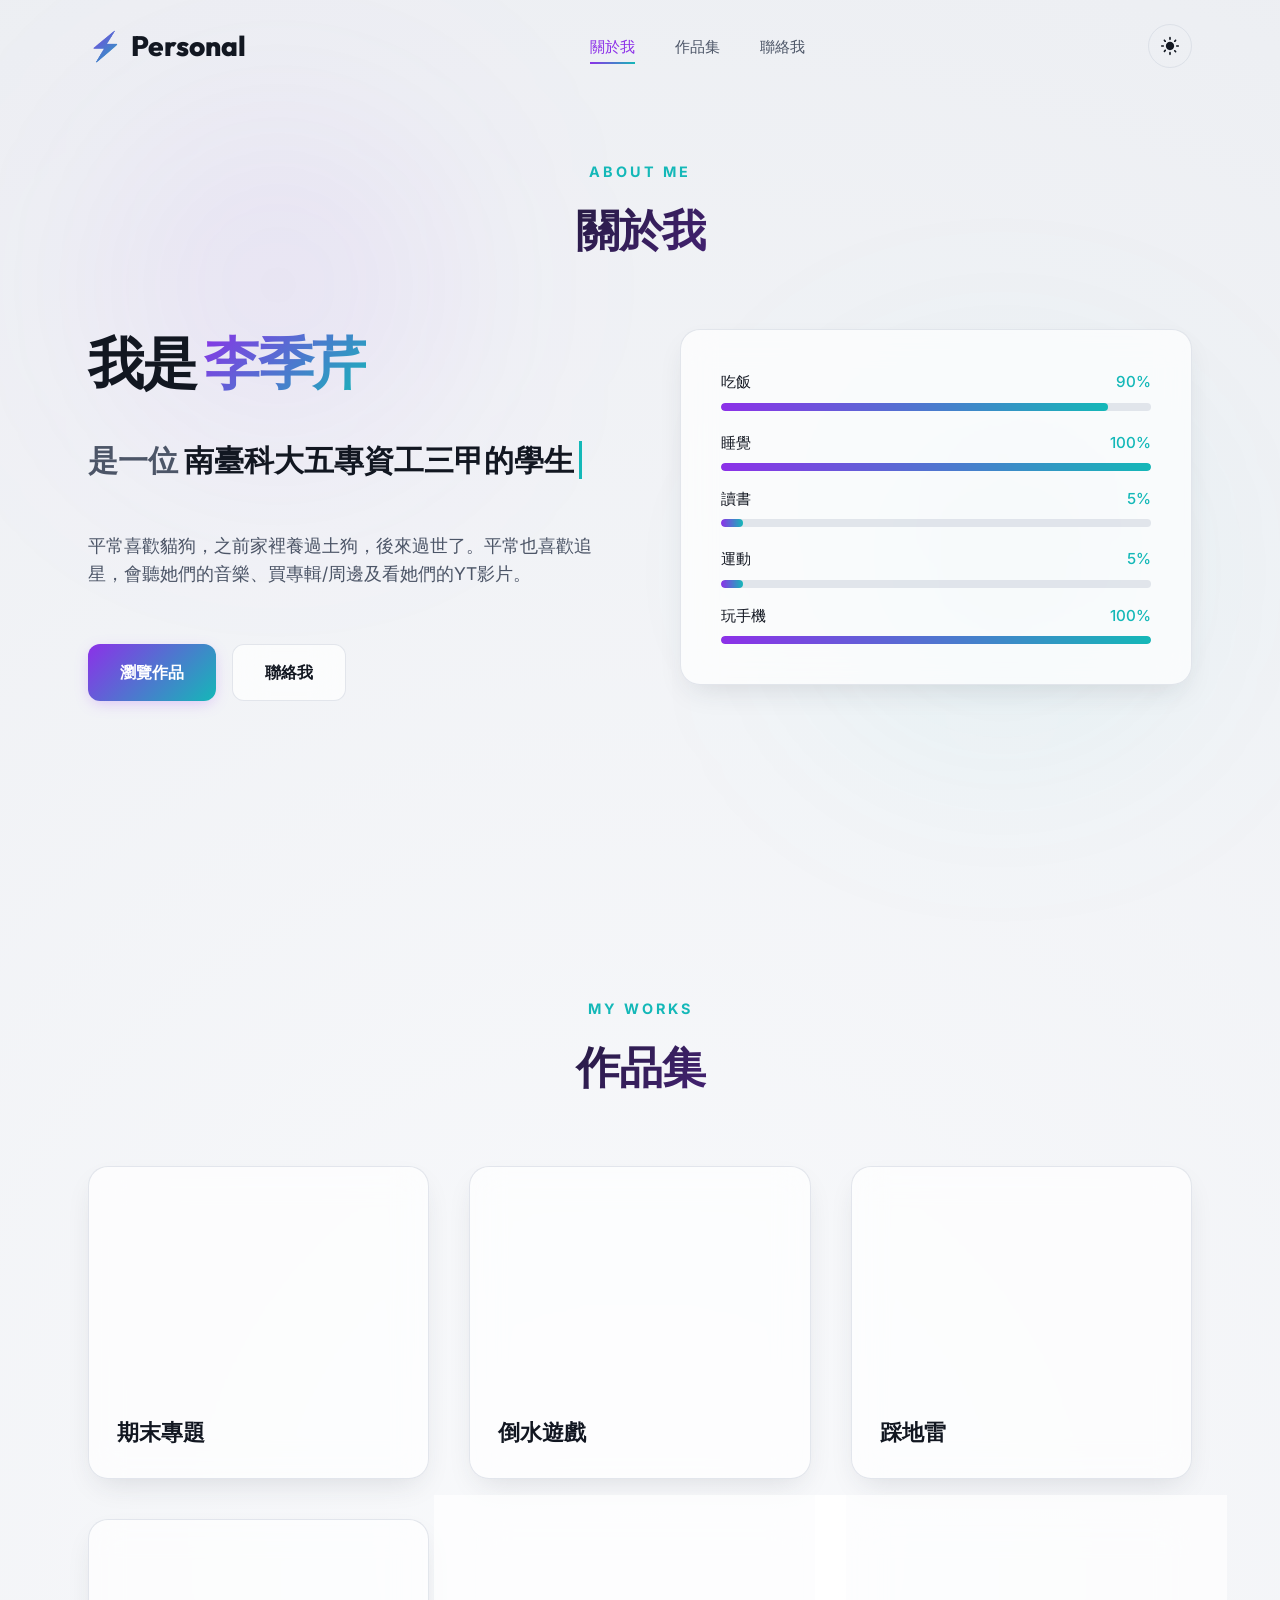
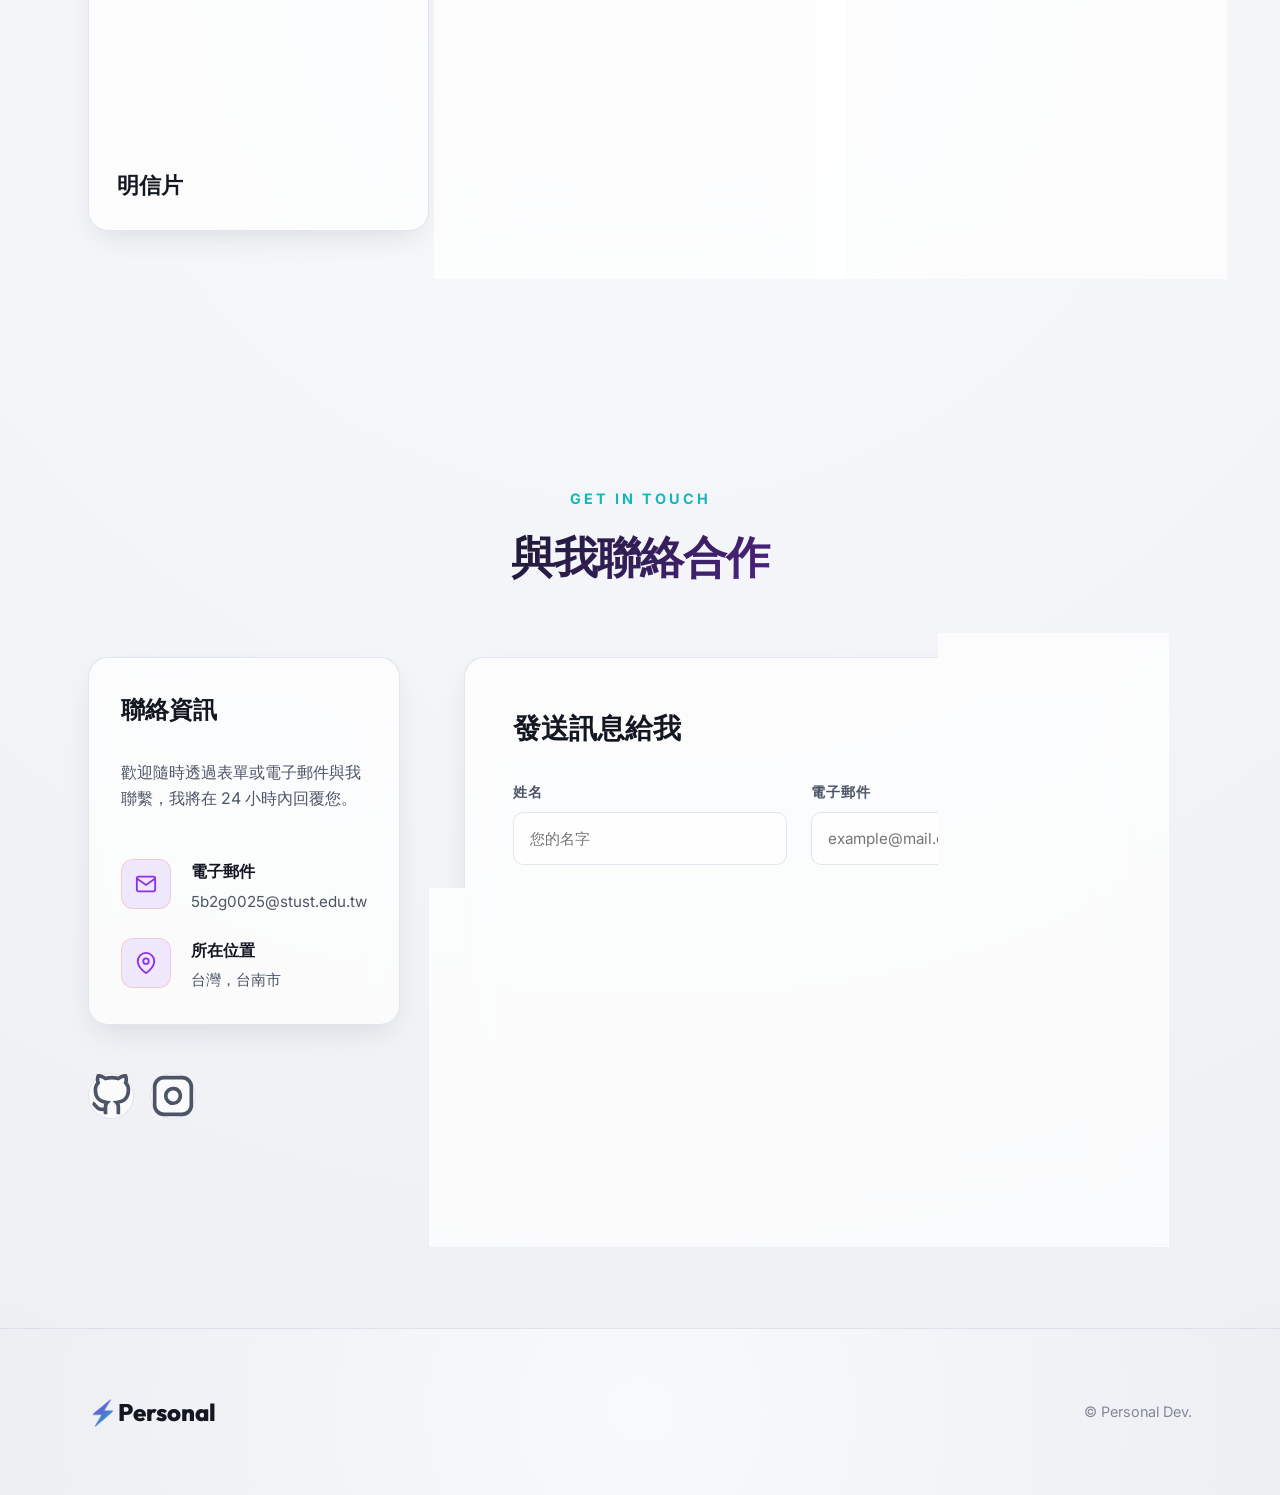
<file: index.html>
<!DOCTYPE html>
<html lang="zh-TW" data-theme="dark">

<head>
  <meta charset="UTF-8">
  <meta name="viewport" content="width=device-width, initial-scale=1.0">

  <!-- SEO Meta Tags -->
  <title>個人網站 | Personal</title>
  <meta name="description" content="這是一個專為展示個人專業技能、精彩專案與職涯經歷所設計的極致美感個人網站。採用現代化深色毛玻璃風格與精緻微互動。">
  <meta name="keywords" content="個人網站, 作品集, 網頁前端, UI/UX, 履歷, 網頁開發, Portfolio, Web Developer">
  <meta name="author" content="Your Name">

  <!-- Open Graph / Facebook -->
  <meta property="og:type" content="website">
  <meta property="og:title" content="極致現代化個人網站 | Portfolio & Resume">
  <meta property="og:description" content="這是一個專為展示個人專業技能、精彩專案與職涯經歷所設計的極致美感個人網站。">
  <meta property="og:image" content="">

  <!-- Favicon (Inline SVG for maximum simplicity and portability) -->
  <link rel="icon" type="image/svg+xml"
    href="data:image/svg+xml,<svg xmlns=%22http://www.w3.org/2000/svg%22 viewBox=%220 0 100 100%22><text y=%22.9em%22 font-size=%2290%22>⚡</text></svg>">

  <!-- Main Stylesheet -->
  <link rel="stylesheet" href="style.css">
</head>

<body>

  <!-- Glowing Background Blobs -->
  <div class="glow-blob glow-blob-1"></div>
  <div class="glow-blob glow-blob-2"></div>

  <!-- Header Section -->
  <header class="header" id="header">
    <div class="container nav-container">
      <a href="#about" class="logo" id="nav-logo">
        <span>⚡</span>Personal
      </a>

      <nav>
        <ul class="nav-menu" id="nav-menu">
          <li><a href="#about" class="nav-link active" id="link-about">關於我</a></li>
          <li><a href="#portfolio" class="nav-link" id="link-portfolio">作品集</a></li>
          <li><a href="#contact" class="nav-link" id="link-contact">聯絡我</a></li>
        </ul>
      </nav>

      <div class="nav-actions">
        <button class="theme-toggle" id="theme-toggle" aria-label="切換主題模式">
          <!-- Sun Icon -->
          <svg class="sun-icon" viewBox="0 0 24 24">
            <path
              d="M12 7c-2.76 0-5 2.24-5 5s2.24 5 5 5 5-2.24 5-5-2.24-5-5-5zM2 13h2c.55 0 1-.45 1-1s-.45-1-1-1H2c-.55 0-1 .45-1 1s.45 1 1 1zm18 0h2c.55 0 1-.45 1-1s-.45-1-1-1h-2c-.55 0-1 .45-1 1s.45 1 1 1zM11 2v2c0 .55.45 1 1 1s1-.45 1-1V2c0-.55-.45-1-1-1s-1 .45-1 1zm0 18v2c0 .55.45 1 1 1s1-.45 1-1v-2c0-.55-.45-1-1-1s-1 .45-1 1zM5.99 4.58c-.39-.39-1.03-.39-1.41 0s-.39 1.03 0 1.41l1.06 1.06c.39.39 1.03.39 1.41 0s.39-1.03 0-1.41L5.99 4.58zm12.37 12.37c-.39-.39-1.03-.39-1.41 0s-.39 1.03 0 1.41l1.06 1.06c.39.39 1.03.39 1.41 0s.39-1.03 0-1.41l-1.06-1.06zm1.06-10.96c.39-.39.39-1.03 0-1.41s-1.03-.39-1.41 0l-1.06 1.06c-.39.39-.39 1.03 0 1.41s1.03.39 1.41 0l1.06-1.06zM7.05 18.01c.39-.39.39-1.03 0-1.41s-1.03-.39-1.41 0l-1.06 1.06c-.39.39-.39 1.03 0 1.41s1.03.39 1.41 0l1.06-1.06z" />
          </svg>
          <!-- Moon Icon -->
          <svg class="moon-icon" viewBox="0 0 24 24">
            <path
              d="M12.3 22h-.1c-5.5 0-10-4.5-10-10 0-4.8 3.5-8.9 8.2-9.8.6-.1 1.2.3 1.3.9.1.6-.2 1.2-.8 1.4-3.5 1-6 4.1-6 7.7 0 4.4 3.6 8 8 8 3.6 0 6.7-2.5 7.7-6 .2-.6.8-.9 1.4-.8.6.1 1 .7.9 1.3-.9 4.7-5 8.2-9.8 8.3z" />
          </svg>
        </button>

        <button class="menu-toggle" id="menu-toggle" aria-label="打開選單">
          <svg viewBox="0 0 24 24" width="24" height="24" fill="none" stroke="currentColor" stroke-width="2.5"
            stroke-linecap="round">
            <line x1="3" y1="12" x2="21" y2="12"></line>
            <line x1="3" y1="6" x2="21" y2="6"></line>
            <line x1="3" y1="18" x2="21" y2="18"></line>
          </svg>
        </button>
      </div>
    </div>
  </header>

  <main>
    <!-- About & Skills Section -->
    <section class="about" id="about" style="padding-top: 10rem;">
      <div class="container">
        <div class="section-title-wrapper reveal-el">
          <span class="section-subtitle">About me</span>
          <h2 class="section-title">關於我</h2>
        </div>

        <div class="about-grid">
          <div class="about-info reveal-el">
            <h1 class="hero-title" style="font-size: 3.5rem; line-height: 1.2; margin-bottom: 1rem;">
              我是 <span class="highlight">李季芹</span>
            </h1>
            <div class="typing-container" style="font-size: 1.85rem; height: auto; margin-bottom: 1.5rem;">
              是一位 <span class="typing-text" id="typing-text"></span>
            </div>
            <p class="about-text" style="font-size: 1.1rem; margin-bottom: 2rem;">
              平常喜歡貓狗，之前家裡養過土狗，後來過世了。平常也喜歡追星，會聽她們的音樂、買專輯/周邊及看她們的YT影片。
            </p>
            <div class="hero-buttons" style="margin-bottom: 2.5rem; display: flex; gap: 1rem;">
              <a href="#portfolio" class="btn btn-primary" id="btn-hero-portfolio">瀏覽作品</a>
              <a href="#contact" class="btn btn-secondary" id="btn-hero-contact">聯絡我</a>
            </div>
          </div>

          <div class="skills-container glass-panel reveal-el delay-200" style="padding: 2.5rem;">
            <div class="skills-list">
              <!-- Category 1 -->
              <div class="skill-category">
                <div class="skill-item">
                  <div class="skill-info">
                    <span class="skill-name">吃飯</span>
                    <span class="skill-percentage">90%</span>
                  </div>
                  <div class="skill-progress-bar">
                    <div class="skill-progress-fill" data-percent="90%"></div>
                  </div>
                </div>

                <div class="skill-item">
                  <div class="skill-info">
                    <span class="skill-name">睡覺</span>
                    <span class="skill-percentage">100%</span>
                  </div>
                  <div class="skill-progress-bar">
                    <div class="skill-progress-fill" data-percent="100%"></div>
                  </div>
                </div>
              </div>

              <!-- Category 2 -->
              <div class="skill-category">
                <div class="skill-item">
                  <div class="skill-info">
                    <span class="skill-name">讀書</span>
                    <span class="skill-percentage">5%</span>
                  </div>
                  <div class="skill-progress-bar">
                    <div class="skill-progress-fill" data-percent="5%"></div>
                  </div>
                </div>

                <div class="skill-item">
                  <div class="skill-info">
                    <span class="skill-name">運動</span>
                    <span class="skill-percentage">5%</span>
                  </div>
                  <div class="skill-progress-bar">
                    <div class="skill-progress-fill" data-percent="5%"></div>
                  </div>
                </div>
              </div>

              <!-- Category 3 -->
              <div class="skill-category">
                <div class="skill-item">
                  <div class="skill-info">
                    <span class="skill-name">玩手機</span>
                    <span class="skill-percentage">100%</span>
                  </div>
                  <div class="skill-progress-bar">
                    <div class="skill-progress-fill" data-percent="100%"></div>
                  </div>
                </div>
              </div>
            </div>
          </div>
        </div>
      </div>
    </section>

    <!-- Portfolio Section -->
    <section class="portfolio" id="portfolio">
      <div class="container">
        <div class="section-title-wrapper reveal-el">
          <span class="section-subtitle">My Works</span>
          <h2 class="section-title">作品集</h2>
        </div>



        <!-- Projects Grid -->
        <div class="portfolio-grid">
          <!-- Card 1 -->
          <div class="portfolio-card glass-panel reveal-el" data-category="frontend" data-project-id="p1">
            <div class="portfolio-img-wrapper" style="background: url('https://yt3.googleusercontent.com/A5fabchdvlsXf1GNklvOkmy282HZx3zrNzhsL3MbplH2cgIeu72FQ6rxumZSEO70_ABNZU341Q=s900-c-k-c0x00ffffff-no-rj') no-repeat center center; background-size: cover;">
            </div>
            <div class="portfolio-info">
              <h3 class="portfolio-card-title">期末專題</h3>
            </div>
          </div>

          <!-- Card 2 -->
          <div class="portfolio-card glass-panel reveal-el delay-100" data-category="backend" data-project-id="p2">
            <div class="portfolio-img-wrapper" style="background: url('https://play-lh.googleusercontent.com/JcFPlMThqwpd90HZpBaUPMAK0QYS3LhXq05oRcYbZfiVdMLoTKsAVOog0fKuGNuANi4A1hmiMeTYczNwkBlqs-Y') no-repeat center center; background-size: cover;">
            </div>
            <div class="portfolio-info">
              <h3 class="portfolio-card-title">倒水遊戲</h3>
            </div>
          </div>

          <!-- Card 3 -->
          <div class="portfolio-card glass-panel reveal-el delay-200" data-category="design" data-project-id="p3">
            <div class="portfolio-img-wrapper" style="background: url('https://upload.wikimedia.org/wikipedia/commons/1/1b/Kmines_Expert_Game_with_Numbers_1-8.png') no-repeat center center; background-size: cover;">
            </div>
            <div class="portfolio-info">
              <h3 class="portfolio-card-title">踩地雷</h3>
            </div>
          </div>

          <!-- Card 4 -->
          <div class="portfolio-card glass-panel reveal-el" data-category="frontend" data-project-id="p4">
            <div class="portfolio-img-wrapper" style="background: url('https://img.freepik.com/premium-vector/modern-professional-creative-simple-visiting-card-design_872235-253.jpg') no-repeat center center; background-size: cover;">
            </div>
            <div class="portfolio-info">
              <h3 class="portfolio-card-title">明信片</h3>
            </div>
          </div>

          <!-- Card 5 -->
          <div class="portfolio-card glass-panel reveal-el delay-100" data-category="backend" data-project-id="p5">
            <div class="portfolio-img-wrapper" style="background: url('https://png.pngtree.com/template/20211008/ourmid/pngtree-to-do-list-image_704928.png') no-repeat center center; background-size: cover;">
            </div>
            <div class="portfolio-info">
              <h3 class="portfolio-card-title">待辦清單</h3>
            </div>
          </div>

          <!-- Card 6 -->
          <div class="portfolio-card glass-panel reveal-el delay-200" data-category="design" data-project-id="p6">
            <div class="portfolio-img-wrapper" style="background: url('https://img.magnific.com/free-photo/weather-forecast-icons-with-thermometers_107791-17716.jpg?semt=ais_hybrid&amp;w=740&amp;q=80') no-repeat center center; background-size: cover;">
            </div>
            <div class="portfolio-info">
              <h3 class="portfolio-card-title">天氣查詢</h3>
            </div>
          </div>
        </div>
      </div>
    </section>



    <!-- Contact Section -->
    <section class="contact" id="contact">
      <div class="container">
        <div class="section-title-wrapper reveal-el">
          <span class="section-subtitle">Get in touch</span>
          <h2 class="section-title">與我聯絡合作</h2>
        </div>

        <div class="contact-grid">
          <!-- Info Details -->
          <div class="contact-info reveal-el">
            <div class="contact-card glass-panel">
              <h3 style="font-family: var(--font-title); font-size: 1.5rem; font-weight: 700; margin-bottom: 0.5rem;">
                聯絡資訊</h3>
              <p style="color: var(--text-secondary); margin-bottom: 1.5rem;">歡迎隨時透過表單或電子郵件與我聯繫，我將在
                24 小時內回覆您。</p>

              <div class="contact-item">
                <div class="contact-icon">
                  <svg viewBox="0 0 24 24" fill="none" stroke="currentColor" stroke-width="2">
                    <path d="M4 4h16c1.1 0 2 .9 2 2v12c0 1.1-.9 2-2 2H4c-1.1 0-2-.9-2-2V6c0-1.1.9-2 2-2z" />
                    <polyline points="22,6 12,13 2,6" />
                  </svg>
                </div>
                <div class="contact-detail">
                  <h4>電子郵件</h4>
                  <a href="https://mail.google.com/mail/u/0/?tab=rm&ogbl#inbox" target="_blank"
                    id="contact-email-link">5b2g0025@stust.edu.tw</a>
                </div>
              </div>

              <div class="contact-item">
                <div class="contact-icon">
                  <svg viewBox="0 0 24 24" fill="none" stroke="currentColor" stroke-width="2">
                    <path d="M21 10c0 7-9 13-9 13s-9-6-9-13a9 9 0 0 1 18 0z" />
                    <circle cx="12" cy="10" r="3" />
                  </svg>
                </div>
                <div class="contact-detail">
                  <h4>所在位置</h4>
                  <p>台灣，台南市</p>
                </div>
              </div>
            </div>

            <!-- Social Link Buttons -->
            <div class="social-links">
              <a href="https://github.com/5b2g0025" class="social-btn" target="_blank" id="social-github"
                aria-label="GitHub">
                <svg viewBox="0 0 24 24" fill="none" stroke="currentColor" stroke-width="2">
                  <path
                    d="M9 19c-5 1.5-5-2.5-7-3m14 6v-3.87a3.37 3.37 0 0 0-.94-2.61c3.14-.35 6.44-1.54 6.44-7A5.44 5.44 0 0 0 20 4.77 5.07 5.07 0 0 0 19.91 1S18.73.65 16 2.48a13.38 13.38 0 0 0-7 0C6.27.65 5.09 1 5.09 1A5.07 5.07 0 0 0 5 4.77a5.44 5.44 0 0 0-1.5 3.78c0 5.42 3.3 6.61 6.44 7A3.37 3.37 0 0 0 9 18.13V22" />
                </svg>
              </a>
              <a href="https://www.instagram.com/lcc_1026/" class="social-btn" target="_blank" id="social-instagram"
                aria-label="Instagram">
                <svg viewBox="0 0 24 24" fill="none" stroke="currentColor" stroke-width="2">
                  <rect x="2" y="2" width="20" height="20" rx="5" ry="5" />
                  <path d="M16 11.37A4 4 0 1 1 12.63 8 4 4 0 0 1 16 11.37z" />
                  <line x1="17.5" y1="6.5" x2="17.51" y2="6.5" />
                </svg>
              </a>
            </div>
          </div>

          <!-- Contact Form Panel -->
          <div class="contact-form-panel glass-panel reveal-el delay-200">
            <h3 class="form-title">發送訊息給我</h3>

            <!-- Dynamic Success Notice -->
            <div class="form-success-container" id="form-success">
              <div class="success-icon">
                <svg viewBox="0 0 24 24" fill="none" stroke="currentColor" stroke-width="3" stroke-linecap="round"
                  stroke-linejoin="round">
                  <polyline points="20 6 9 17 4 12"></polyline>
                </svg>
              </div>
              <h4
                style="font-family: var(--font-title); font-size: 1.5rem; font-weight: 700; color: var(--text-primary);">
                發送成功！</h4>
              <p style="color: var(--text-secondary);">非常感謝您的來信，我會盡快與您聯絡。</p>
              <button class="btn btn-secondary" id="btn-reset-form" style="margin-top: 1rem;">再次發送</button>
            </div>

            <!-- Standard Form -->
            <form id="contact-form" novalidate>
              <!-- FormSubmit config -->
              <input type="hidden" name="_captcha" value="false">

              <div class="form-grid">
                <div class="form-group">
                  <label for="form-name" class="form-label">姓名</label>
                  <input type="text" id="form-name" name="name" class="form-input" placeholder="您的名字" required>
                  <span class="error-message" id="error-name">請填寫姓名</span>
                </div>
                <div class="form-group">
                  <label for="form-email" class="form-label">電子郵件</label>
                  <input type="email" id="form-email" name="email" class="form-input" placeholder="example@mail.com"
                    required>
                  <span class="error-message" id="error-email">請輸入有效的電子郵件</span>
                </div>
              </div>

              <div class="form-group full-width" style="margin-bottom: 2rem;">
                <label for="form-message" class="form-label">訊息內容</label>
                <textarea id="form-message" name="message" class="form-input" placeholder="請描述您的想法與需求..."
                  required></textarea>
                <span class="error-message" id="error-message-text">請填寫訊息內容</span>
              </div>

              <button type="submit" class="btn btn-primary" id="btn-submit-form" style="width: 100%;">
                <svg viewBox="0 0 24 24" width="20" height="20" fill="none" stroke="currentColor" stroke-width="2.5"
                  style="transform: rotate(-15deg);">
                  <line x1="22" y1="2" x2="11" y2="13"></line>
                  <polygon points="22 2 15 22 11 13 2 9 22 2"></polygon>
                </svg>
                發送訊息
              </button>
            </form>
          </div>
        </div>
      </div>
    </section>
  </main>

  <!-- Footer Section -->
  <footer class="footer">
    <div class="container footer-content">
      <a href="#about" class="footer-logo" id="footer-logo">
        <span>⚡</span>Personal
      </a>
      <p class="footer-text" id="footer-copyright">
        &copy; Personal Dev.
      </p>
    </div>
  </footer>

  <!-- Lightbox Modal for Projects Details -->
  <div class="lightbox" id="project-lightbox">
    <div class="lightbox-card glass-panel" id="lightbox-card">
      <button class="lightbox-close" id="lightbox-close" aria-label="關閉視窗">
        <svg viewBox="0 0 24 24" fill="none" stroke="currentColor" stroke-width="2.5">
          <line x1="18" y1="6" x2="6" y2="18"></line>
          <line x1="6" y1="6" x2="18" y2="18"></line>
        </svg>
      </button>
      <div class="lightbox-img-wrapper" id="lightbox-img-wrapper">
        <svg viewBox="0 0 24 24" fill="none" stroke="currentColor" stroke-width="1.5"></svg>
      </div>
      <div class="lightbox-body">
        <div class="lightbox-tags" id="lightbox-tags"></div>
        <h3 class="lightbox-title" id="lightbox-title">專案標題</h3>
        <p class="lightbox-desc" id="lightbox-desc">專案詳細說明描述內容...</p>
        <div class="lightbox-actions">
          <a href="#" class="btn btn-primary" id="btn-lightbox-live" target="_blank">
            <svg viewBox="0 0 24 24" width="18" height="18" fill="none" stroke="currentColor" stroke-width="2">
              <path d="M18 13v6a2 2 0 0 1-2 2H5a2 2 0 0 1-2-2V8a2 2 0 0 1 2-2h6" />
              <polyline points="15 3 21 3 21 9" />
              <line x1="10" y1="14" x2="21" y2="3" />
            </svg>
            前往頁面
          </a>
        </div>
      </div>
    </div>
  </div>

  <!-- Main JavaScript File -->
  <script src="app.js"></script>
</body>

</html>
</file>
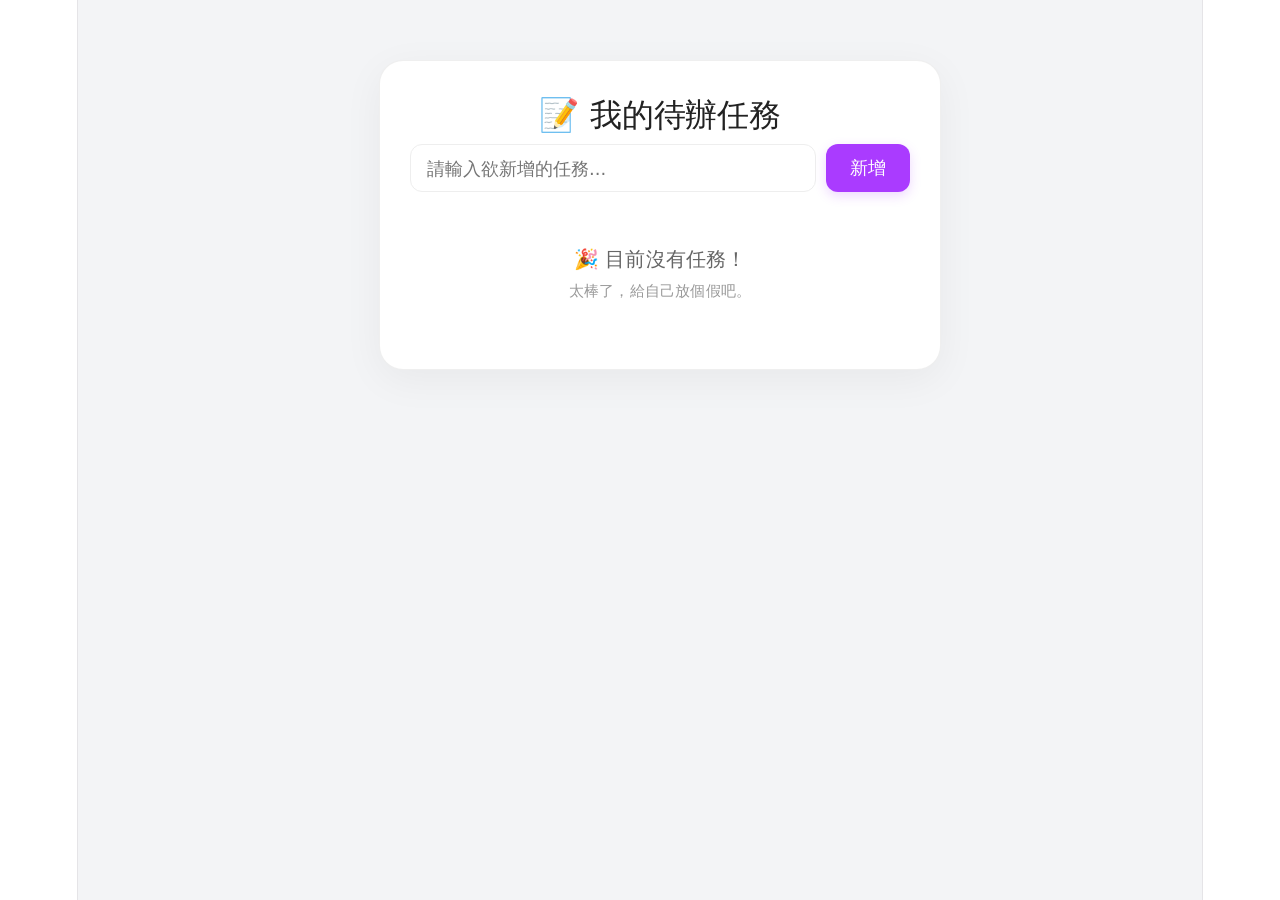
<file: 25/todo.html>
<!doctype html>
<html lang="zh-TW">
  <head>
    <meta charset="UTF-8" />
    <link rel="icon" type="image/svg+xml" href="./favicon.svg" />
    <meta name="viewport" content="width=device-width, initial-scale=1.0" />
    <title>我的待辦清單 📝</title>
    <script type="module" crossorigin src="./assets/todo-DljGzkSP.js"></script>
    <link rel="modulepreload" crossorigin href="./assets/jsx-runtime-CMxtlS-A.js">
    <link rel="stylesheet" crossorigin href="./assets/jsx-runtime-nqMpL4T3.css">
  </head>
  <body>
    <div id="root"></div>
  </body>
</html>
</file>
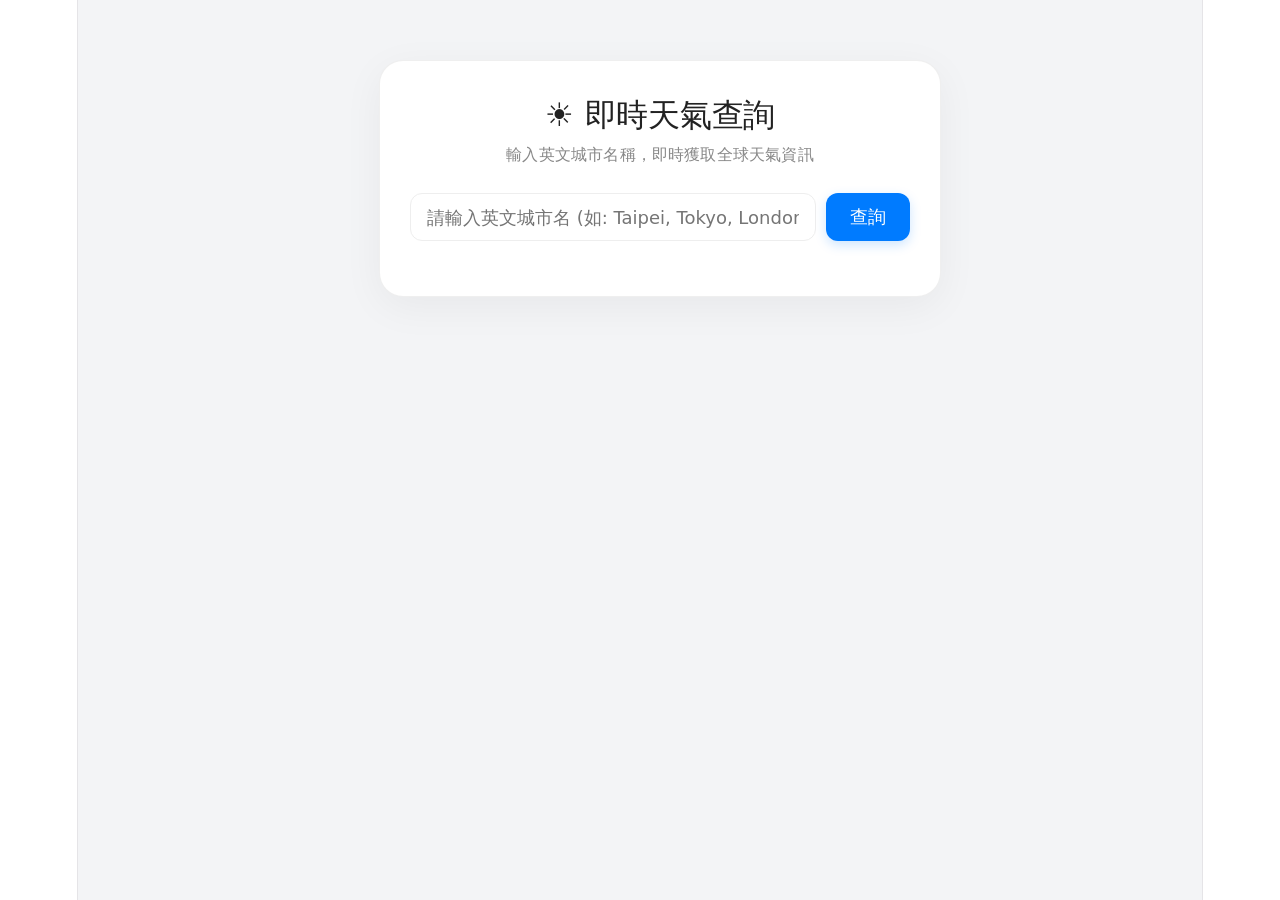
<file: 25/weather.html>
<!doctype html>
<html lang="zh-TW">
  <head>
    <meta charset="UTF-8" />
    <link rel="icon" type="image/svg+xml" href="./favicon.svg" />
    <meta name="viewport" content="width=device-width, initial-scale=1.0" />
    <title>即時天氣查詢 ☀️</title>
    <script type="module" crossorigin src="./assets/weather-BE9oE9cc.js"></script>
    <link rel="modulepreload" crossorigin href="./assets/jsx-runtime-CMxtlS-A.js">
    <link rel="stylesheet" crossorigin href="./assets/jsx-runtime-nqMpL4T3.css">
  </head>
  <body>
    <div id="root"></div>
  </body>
</html>
</file>
<file: style.css>
/* Import premium fonts */
@import url('https://fonts.googleapis.com/css2?family=Inter:wght@300;400;500;600;700&family=Outfit:wght@300;400;500;600;700;800&display=swap');

/* CSS Custom Properties for Design System */
:root {
  /* Color System - Dark Theme (Default) */
  --bg-color: hsl(220, 25%, 8%);
  --bg-gradient: radial-gradient(circle at 50% 50%, hsl(220, 25%, 12%) 0%, hsl(220, 30%, 5%) 100%);
  --card-bg: hsla(220, 25%, 12%, 0.45);
  --card-border: hsla(220, 25%, 25%, 0.3);
  --text-primary: hsl(0, 0%, 98%);
  --text-secondary: hsl(220, 15%, 70%);
  --text-muted: hsl(220, 10%, 50%);
  
  --primary: hsl(270, 90%, 65%);
  --primary-glow: hsla(270, 90%, 65%, 0.15);
  --secondary: hsl(180, 90%, 50%);
  --secondary-glow: hsla(180, 90%, 50%, 0.15);
  --accent: hsl(325, 90%, 60%);
  
  --shadow-sm: 0 2px 8px -2px hsla(0, 0%, 0%, 0.2);
  --shadow-md: 0 12px 30px -10px hsla(0, 0%, 0%, 0.4);
  --shadow-lg: 0 20px 50px -15px hsla(0, 0%, 0%, 0.6);
  --shadow-glow: 0 0 30px 2px hsla(270, 90%, 65%, 0.25);
  
  --glass-blur: 16px;
  --transition-speed: 0.4s;
  --transition-ease: cubic-bezier(0.16, 1, 0.3, 1);
  --font-title: 'Outfit', sans-serif;
  --font-body: 'Inter', sans-serif;
}

/* Light Theme Variables */
[data-theme="light"] {
  --bg-color: hsl(220, 20%, 97%);
  --bg-gradient: radial-gradient(circle at 50% 50%, hsl(220, 30%, 98%) 0%, hsl(220, 20%, 94%) 100%);
  --card-bg: hsla(0, 0%, 100%, 0.7);
  --card-border: hsla(220, 20%, 85%, 0.6);
  --text-primary: hsl(220, 30%, 10%);
  --text-secondary: hsl(220, 15%, 35%);
  --text-muted: hsl(220, 10%, 55%);
  
  --primary: hsl(270, 80%, 55%);
  --primary-glow: hsla(270, 80%, 55%, 0.1);
  --secondary: hsl(180, 80%, 40%);
  --secondary-glow: hsla(180, 80%, 40%, 0.1);
  --accent: hsl(325, 80%, 50%);
  
  --shadow-sm: 0 2px 8px -2px hsla(220, 20%, 20%, 0.1);
  --shadow-md: 0 12px 30px -10px hsla(220, 20%, 20%, 0.15);
  --shadow-lg: 0 20px 50px -15px hsla(220, 20%, 20%, 0.2);
  --shadow-glow: 0 0 25px 2px hsla(270, 80%, 55%, 0.15);
}

/* Base Styles & Resets */
*, *::before, *::after {
  box-sizing: border-box;
  margin: 0;
  padding: 0;
}

html {
  scroll-behavior: smooth;
  font-size: 16px;
  -webkit-font-smoothing: antialiased;
}

body {
  font-family: var(--font-body);
  background: var(--bg-gradient);
  background-color: var(--bg-color);
  color: var(--text-primary);
  min-height: 100vh;
  overflow-x: hidden;
  line-height: 1.6;
  transition: background-color var(--transition-speed) var(--transition-ease),
              color var(--transition-speed) var(--transition-ease);
}

/* Scrollbar Customization */
::-webkit-scrollbar {
  width: 10px;
}
::-webkit-scrollbar-track {
  background: var(--bg-color);
}
::-webkit-scrollbar-thumb {
  background: var(--card-border);
  border-radius: 5px;
  border: 2px solid var(--bg-color);
}
::-webkit-scrollbar-thumb:hover {
  background: var(--primary);
}

/* Layout Utilities */
.container {
  width: 90%;
  max-width: 1200px;
  margin: 0 auto;
  padding: 0 1.5rem;
}

section {
  padding: 8rem 0;
  position: relative;
}

/* Section Typography */
.section-title-wrapper {
  margin-bottom: 4rem;
  text-align: center;
  position: relative;
}

.section-subtitle {
  font-size: 0.9rem;
  text-transform: uppercase;
  letter-spacing: 3px;
  color: var(--secondary);
  font-weight: 700;
  margin-bottom: 0.75rem;
  display: block;
}

.section-title {
  font-family: var(--font-title);
  font-size: 2.75rem;
  font-weight: 800;
  letter-spacing: -1px;
  background: linear-gradient(135deg, var(--text-primary) 30%, var(--primary) 100%);
  -webkit-background-clip: text;
  -webkit-text-fill-color: transparent;
}

/* Glowing Background Blobs */
.glow-blob {
  position: absolute;
  width: 300px;
  height: 300px;
  border-radius: 50%;
  background: var(--primary-glow);
  filter: blur(120px);
  z-index: 0;
  pointer-events: none;
}

.glow-blob-1 {
  top: 15%;
  left: 10%;
  background: var(--primary-glow);
}

.glow-blob-2 {
  bottom: 20%;
  right: 10%;
  background: var(--secondary-glow);
}

/* Glassmorphism Common Style */
.glass-panel {
  background: var(--card-bg);
  backdrop-filter: blur(var(--glass-blur));
  -webkit-backdrop-filter: blur(var(--glass-blur));
  border: 1px solid var(--card-border);
  border-radius: 20px;
  box-shadow: var(--shadow-md);
  transition: transform var(--transition-speed) var(--transition-ease),
              box-shadow var(--transition-speed) var(--transition-ease),
              border-color var(--transition-speed) var(--transition-ease);
}

/* Header & Navigation */
.header {
  position: fixed;
  top: 0;
  left: 0;
  width: 100%;
  z-index: 1000;
  transition: padding var(--transition-speed) var(--transition-ease),
              background var(--transition-speed) var(--transition-ease),
              backdrop-filter var(--transition-speed) var(--transition-ease);
  padding: 1.5rem 0;
}

.header.scrolled {
  padding: 0.8rem 0;
  background: hsla(220, 25%, 8%, 0.75);
  backdrop-filter: blur(16px);
  -webkit-backdrop-filter: blur(16px);
  border-bottom: 1px solid var(--card-border);
}

[data-theme="light"] .header.scrolled {
  background: hsla(0, 0%, 100%, 0.8);
}

.nav-container {
  display: flex;
  justify-content: space-between;
  align-items: center;
}

.logo {
  font-family: var(--font-title);
  font-size: 1.75rem;
  font-weight: 800;
  text-decoration: none;
  color: var(--text-primary);
  display: flex;
  align-items: center;
  gap: 0.5rem;
}

.logo span {
  background: linear-gradient(135deg, var(--primary), var(--secondary));
  -webkit-background-clip: text;
  -webkit-text-fill-color: transparent;
}

.nav-menu {
  display: flex;
  align-items: center;
  gap: 2.5rem;
  list-style: none;
}

.nav-link {
  color: var(--text-secondary);
  text-decoration: none;
  font-weight: 500;
  font-size: 0.95rem;
  position: relative;
  padding: 0.5rem 0;
  transition: color var(--transition-speed) var(--transition-ease);
}

.nav-link::after {
  content: '';
  position: absolute;
  bottom: 0;
  left: 0;
  width: 0;
  height: 2px;
  background: linear-gradient(90deg, var(--primary), var(--secondary));
  transition: width 0.3s var(--transition-ease);
}

.nav-link:hover {
  color: var(--text-primary);
}

.nav-link:hover::after {
  width: 100%;
}

.nav-link.active {
  color: var(--primary);
}

.nav-link.active::after {
  width: 100%;
}

/* Nav Actions (Theme Switcher) */
.nav-actions {
  display: flex;
  align-items: center;
  gap: 1rem;
}

.theme-toggle {
  background: transparent;
  border: 1px solid var(--card-border);
  color: var(--text-primary);
  width: 44px;
  height: 44px;
  border-radius: 50%;
  cursor: pointer;
  display: flex;
  align-items: center;
  justify-content: center;
  transition: background-color var(--transition-speed), border-color var(--transition-speed), transform 0.2s;
  position: relative;
  overflow: hidden;
}

.theme-toggle:hover {
  background: var(--card-border);
  transform: scale(1.05);
}

.theme-toggle svg {
  width: 20px;
  height: 20px;
  fill: currentColor;
  transition: transform var(--transition-speed) var(--transition-ease);
}

.theme-toggle .sun-icon {
  position: absolute;
  transform: translateY(40px);
}

.theme-toggle .moon-icon {
  position: absolute;
  transform: translateY(0);
}

[data-theme="light"] .theme-toggle .sun-icon {
  transform: translateY(0);
}

[data-theme="light"] .theme-toggle .moon-icon {
  transform: translateY(-40px);
}

/* Mobile Menu Toggle Button */
.menu-toggle {
  display: none;
  background: transparent;
  border: none;
  color: var(--text-primary);
  font-size: 1.5rem;
  cursor: pointer;
  width: 44px;
  height: 44px;
  border-radius: 50%;
  align-items: center;
  justify-content: center;
  transition: background-color var(--transition-speed);
}

.menu-toggle:hover {
  background: var(--card-border);
}

/* Hero Section */
.hero {
  min-height: 100vh;
  display: flex;
  align-items: center;
  padding-top: 8rem;
  position: relative;
  overflow: hidden;
}

.hero-grid {
  display: grid;
  grid-template-columns: 1.2fr 0.8fr;
  gap: 4rem;
  align-items: center;
}

.hero-content {
  z-index: 10;
}

.hero-tag {
  display: inline-flex;
  align-items: center;
  gap: 0.5rem;
  background: var(--primary-glow);
  border: 1px solid rgba(270, 90, 65, 0.3);
  color: var(--primary);
  padding: 0.5rem 1.25rem;
  border-radius: 100px;
  font-size: 0.85rem;
  font-weight: 600;
  margin-bottom: 2rem;
}

.hero-tag span {
  width: 8px;
  height: 8px;
  background-color: var(--primary);
  border-radius: 50%;
  animation: pulse-ring 2s infinite;
}

.hero-title {
  font-family: var(--font-title);
  font-size: 4.5rem;
  font-weight: 800;
  line-height: 1.1;
  letter-spacing: -2px;
  margin-bottom: 1.5rem;
}

.hero-title span.highlight {
  background: linear-gradient(135deg, var(--primary), var(--secondary));
  -webkit-background-clip: text;
  -webkit-text-fill-color: transparent;
}

.typing-container {
  font-family: var(--font-title);
  font-size: 2.25rem;
  font-weight: 600;
  margin-bottom: 2rem;
  color: var(--text-secondary);
  height: 60px; /* Prevent cumulative layout shift */
}

.typing-text {
  color: var(--text-primary);
  border-right: 3px solid var(--secondary);
  padding-right: 5px;
  animation: blink 0.8s infinite;
}

.hero-desc {
  font-size: 1.15rem;
  color: var(--text-secondary);
  max-width: 580px;
  margin-bottom: 3rem;
}

.hero-buttons {
  display: flex;
  gap: 1.5rem;
}

/* Premium Buttons */
.btn {
  display: inline-flex;
  align-items: center;
  justify-content: center;
  gap: 0.75rem;
  padding: 0.9rem 2rem;
  border-radius: 12px;
  font-weight: 600;
  font-size: 1rem;
  text-decoration: none;
  cursor: pointer;
  transition: transform 0.2s, box-shadow var(--transition-speed), border-color var(--transition-speed), background-color var(--transition-speed);
}

.btn-primary {
  background: linear-gradient(135deg, var(--primary), var(--secondary));
  color: hsl(0, 0%, 100%);
  border: none;
  box-shadow: 0 4px 15px -3px hsla(270, 90%, 65%, 0.35);
}

.btn-primary:hover {
  transform: translateY(-2px);
  box-shadow: 0 8px 25px -3px hsla(270, 90%, 65%, 0.5), var(--shadow-glow);
}

.btn-secondary {
  background: var(--card-bg);
  color: var(--text-primary);
  border: 1px solid var(--card-border);
  backdrop-filter: blur(var(--glass-blur));
}

.btn-secondary:hover {
  background: var(--card-border);
  border-color: var(--text-secondary);
  transform: translateY(-2px);
}

/* Hero Interactive Canvas/Art */
.hero-visual {
  display: flex;
  justify-content: center;
  align-items: center;
  position: relative;
}

.interactive-avatar-frame {
  width: 320px;
  height: 320px;
  border-radius: 30% 70% 70% 30% / 30% 30% 70% 70%;
  background: linear-gradient(135deg, var(--primary), var(--accent), var(--secondary));
  padding: 8px;
  animation: blob-morph 15s ease-in-out infinite alternate;
  box-shadow: var(--shadow-lg), 0 0 40px -5px hsla(270, 90%, 65%, 0.3);
}

.avatar-inner {
  width: 100%;
  height: 100%;
  background-color: var(--bg-color);
  border-radius: inherit;
  overflow: hidden;
  display: flex;
  align-items: center;
  justify-content: center;
  position: relative;
}

.avatar-inner svg {
  width: 80%;
  height: 80%;
  fill: var(--text-primary);
  opacity: 0.9;
  filter: drop-shadow(0 5px 15px rgba(0,0,0,0.5));
}

.avatar-glow-ring {
  position: absolute;
  top: -10px;
  left: -10px;
  right: -10px;
  bottom: -10px;
  border: 2px dashed var(--secondary);
  border-radius: inherit;
  animation: rotate-clockwise 40s linear infinite;
  opacity: 0.5;
}

/* About Section */
.about-grid {
  display: grid;
  grid-template-columns: 1fr 1fr;
  gap: 5rem;
  align-items: flex-start;
}

.about-info {
  display: flex;
  flex-direction: column;
  gap: 1.5rem;
}

.about-text {
  font-size: 1.05rem;
  color: var(--text-secondary);
}

.about-stats {
  display: grid;
  grid-template-columns: repeat(3, 1fr);
  gap: 1.5rem;
  margin-top: 1.5rem;
}

.stat-card {
  padding: 1.5rem;
  text-align: center;
}

.stat-number {
  font-family: var(--font-title);
  font-size: 2.25rem;
  font-weight: 800;
  background: linear-gradient(135deg, var(--primary), var(--secondary));
  -webkit-background-clip: text;
  -webkit-text-fill-color: transparent;
  display: block;
}

.stat-label {
  font-size: 0.85rem;
  color: var(--text-muted);
  font-weight: 600;
  text-transform: uppercase;
  margin-top: 0.25rem;
}

/* Skills Layout */
.skills-container {
  display: flex;
  flex-direction: column;
  gap: 2rem;
}

.skill-category {
  display: flex;
  flex-direction: column;
  gap: 1.25rem;
}

.skill-category-title {
  font-family: var(--font-title);
  font-size: 1.25rem;
  font-weight: 700;
  color: var(--text-primary);
  display: flex;
  align-items: center;
  gap: 0.75rem;
}

.skill-category-title svg {
  width: 20px;
  height: 20px;
  color: var(--secondary);
}

.skills-list {
  display: flex;
  flex-direction: column;
  gap: 1rem;
}

.skill-item {
  display: flex;
  flex-direction: column;
  gap: 0.5rem;
}

.skill-info {
  display: flex;
  justify-content: space-between;
  font-size: 0.95rem;
  font-weight: 500;
}

.skill-name {
  color: var(--text-primary);
}

.skill-percentage {
  color: var(--secondary);
}

.skill-progress-bar {
  height: 8px;
  background: var(--card-border);
  border-radius: 10px;
  overflow: hidden;
  position: relative;
}

.skill-progress-fill {
  height: 100%;
  border-radius: 10px;
  background: linear-gradient(90deg, var(--primary), var(--secondary));
  width: 0%; /* Dynamic fill in JS */
  transition: width 1.5s cubic-bezier(0.1, 1, 0.1, 1);
}

/* Portfolio Section */
.portfolio-filters {
  display: flex;
  justify-content: center;
  gap: 1rem;
  margin-bottom: 3.5rem;
  flex-wrap: wrap;
}

.filter-btn {
  background: var(--card-bg);
  border: 1px solid var(--card-border);
  color: var(--text-secondary);
  padding: 0.6rem 1.5rem;
  border-radius: 100px;
  font-size: 0.9rem;
  font-weight: 600;
  cursor: pointer;
  transition: all var(--transition-speed) var(--transition-ease);
}

.filter-btn:hover {
  background: var(--card-border);
  color: var(--text-primary);
}

.filter-btn.active {
  background: linear-gradient(135deg, var(--primary), var(--secondary));
  color: white;
  border-color: transparent;
  box-shadow: 0 4px 15px -3px hsla(270, 90%, 65%, 0.3);
}

.portfolio-grid {
  display: grid;
  grid-template-columns: repeat(auto-fill, minmax(340px, 1fr));
  gap: 2.5rem;
}

.portfolio-card {
  overflow: hidden;
  height: 100%;
  display: flex;
  flex-direction: column;
  position: relative;
  cursor: pointer;
}

.portfolio-card:hover {
  transform: translateY(-8px);
  box-shadow: var(--shadow-lg);
  border-color: hsla(270, 90%, 65%, 0.35);
}

.portfolio-img-wrapper {
  position: relative;
  width: 100%;
  height: 220px;
  overflow: hidden;
  background: linear-gradient(135deg, hsl(220, 20%, 15%), hsl(220, 20%, 10%));
  display: flex;
  align-items: center;
  justify-content: center;
}

.portfolio-img-wrapper svg {
  width: 40%;
  height: 40%;
  opacity: 0.35;
  transition: transform var(--transition-speed) var(--transition-ease), opacity var(--transition-speed);
}

.portfolio-card:hover .portfolio-img-wrapper svg {
  transform: scale(1.15) rotate(5deg);
  opacity: 0.7;
}

.portfolio-badge {
  position: absolute;
  top: 1.25rem;
  right: 1.25rem;
  background: hsla(220, 25%, 8%, 0.85);
  backdrop-filter: blur(4px);
  -webkit-backdrop-filter: blur(4px);
  border: 1px solid var(--card-border);
  color: var(--secondary);
  font-size: 0.75rem;
  font-weight: 700;
  padding: 0.35rem 0.9rem;
  border-radius: 100px;
  text-transform: uppercase;
  letter-spacing: 1px;
}

.portfolio-info {
  padding: 1.75rem;
  flex-grow: 1;
  display: flex;
  flex-direction: column;
  gap: 0.85rem;
}

.portfolio-card-title {
  font-family: var(--font-title);
  font-size: 1.35rem;
  font-weight: 700;
  color: var(--text-primary);
}

.portfolio-card-desc {
  font-size: 0.95rem;
  color: var(--text-secondary);
  flex-grow: 1;
  display: -webkit-box;
  -webkit-line-clamp: 2;
  -webkit-box-orient: vertical;
  overflow: hidden;
}

.portfolio-tags {
  display: flex;
  gap: 0.5rem;
  flex-wrap: wrap;
}

.portfolio-tag {
  font-size: 0.75rem;
  background: var(--card-border);
  color: var(--text-secondary);
  padding: 0.25rem 0.65rem;
  border-radius: 4px;
  font-weight: 500;
}

/* Timeline/Experience Section */
.timeline {
  position: relative;
  max-width: 850px;
  margin: 0 auto;
  padding: 2rem 0;
}

.timeline::before {
  content: '';
  position: absolute;
  top: 0;
  left: 50%;
  transform: translateX(-50%);
  width: 2px;
  height: 100%;
  background: linear-gradient(180deg, var(--primary), var(--secondary), var(--card-border));
}

.timeline-item {
  position: relative;
  width: 50%;
  padding: 2rem 3rem;
  box-sizing: border-box;
  transition: transform var(--transition-speed) var(--transition-ease);
}

.timeline-item:nth-child(odd) {
  left: 0;
  text-align: right;
}

.timeline-item:nth-child(even) {
  left: 50%;
  text-align: left;
}

.timeline-dot {
  position: absolute;
  top: 2.75rem;
  width: 20px;
  height: 20px;
  background-color: var(--bg-color);
  border: 4px solid var(--primary);
  border-radius: 50%;
  z-index: 10;
  transform: translate(-50%, -50%);
  transition: transform var(--transition-speed), border-color var(--transition-speed);
}

.timeline-item:nth-child(odd) .timeline-dot {
  left: 100%;
}

.timeline-item:nth-child(even) .timeline-dot {
  left: 0;
  border-color: var(--secondary);
}

.timeline-item:hover .timeline-dot {
  transform: translate(-50%, -50%) scale(1.3);
  box-shadow: 0 0 15px var(--primary);
}

.timeline-content {
  padding: 2rem;
  position: relative;
}

.timeline-date {
  font-family: var(--font-title);
  font-size: 0.9rem;
  color: var(--secondary);
  font-weight: 700;
  margin-bottom: 0.5rem;
  display: block;
}

.timeline-item:nth-child(odd) .timeline-date {
  color: var(--primary);
}

.timeline-role {
  font-family: var(--font-title);
  font-size: 1.35rem;
  font-weight: 700;
  color: var(--text-primary);
  margin-bottom: 0.25rem;
}

.timeline-company {
  font-size: 0.95rem;
  color: var(--text-secondary);
  font-weight: 600;
  margin-bottom: 1rem;
  display: block;
}

.timeline-desc {
  font-size: 0.95rem;
  color: var(--text-secondary);
}

/* Contact Section */
.contact-grid {
  display: grid;
  grid-template-columns: 0.8fr 1.2fr;
  gap: 4rem;
}

.contact-info {
  display: flex;
  flex-direction: column;
  gap: 2rem;
}

.contact-card {
  padding: 2rem;
  display: flex;
  flex-direction: column;
  gap: 1.5rem;
}

.contact-item {
  display: flex;
  align-items: flex-start;
  gap: 1.25rem;
}

.contact-icon {
  width: 50px;
  height: 50px;
  border-radius: 12px;
  background: var(--primary-glow);
  color: var(--primary);
  display: flex;
  align-items: center;
  justify-content: center;
  flex-shrink: 0;
  border: 1px solid rgba(270, 90, 65, 0.2);
}

.contact-item:nth-child(2) .contact-icon {
  background: var(--secondary-glow);
  color: var(--secondary);
  border-color: rgba(180, 90, 50, 0.2);
}

.contact-icon svg {
  width: 22px;
  height: 22px;
}

.contact-detail h4 {
  font-family: var(--font-title);
  font-size: 1rem;
  font-weight: 700;
  color: var(--text-primary);
  margin-bottom: 0.25rem;
}

.contact-detail p, .contact-detail a {
  font-size: 0.95rem;
  color: var(--text-secondary);
  text-decoration: none;
  transition: color 0.3s;
}

.contact-detail a:hover {
  color: var(--primary);
}

.social-links {
  display: flex;
  gap: 1rem;
  margin-top: 1rem;
}

.social-btn {
  width: 46px;
  height: 46px;
  border-radius: 50%;
  background: var(--card-bg);
  border: 1px solid var(--card-border);
  color: var(--text-secondary);
  display: flex;
  align-items: center;
  justify-content: center;
  transition: all var(--transition-speed) var(--transition-ease);
  text-decoration: none;
}

.social-btn:hover {
  background: var(--primary);
  color: white;
  border-color: transparent;
  transform: translateY(-3px);
  box-shadow: 0 5px 15px -3px hsla(270, 90%, 65%, 0.4);
}

/* Contact Form */
.contact-form-panel {
  padding: 3rem;
}

.form-title {
  font-family: var(--font-title);
  font-size: 1.75rem;
  font-weight: 700;
  margin-bottom: 2rem;
}

.form-grid {
  display: grid;
  grid-template-columns: 1fr 1fr;
  gap: 1.5rem;
  margin-bottom: 1.5rem;
}

.form-group {
  display: flex;
  flex-direction: column;
  gap: 0.5rem;
  position: relative;
}

.form-group.full-width {
  grid-column: span 2;
}

.form-label {
  font-size: 0.85rem;
  font-weight: 600;
  color: var(--text-secondary);
  text-transform: uppercase;
  letter-spacing: 1px;
}

.form-input {
  background: rgba(0, 0, 0, 0.15);
  border: 1px solid var(--card-border);
  color: var(--text-primary);
  font-family: var(--font-body);
  font-size: 0.95rem;
  padding: 1rem;
  border-radius: 10px;
  outline: none;
  transition: all 0.3s;
}

[data-theme="light"] .form-input {
  background: rgba(255, 255, 255, 0.6);
}

.form-input:focus {
  border-color: var(--primary);
  box-shadow: 0 0 0 3px var(--primary-glow);
  background: rgba(0,0,0,0.25);
}

[data-theme="light"] .form-input:focus {
  background: white;
}

textarea.form-input {
  resize: vertical;
  min-height: 150px;
}

/* Form Validation feedback */
.form-input.error {
  border-color: var(--accent);
}

.error-message {
  font-size: 0.75rem;
  color: var(--accent);
  margin-top: 0.25rem;
  display: none;
}

/* Form success message */
.form-success-container {
  display: none;
  flex-direction: column;
  align-items: center;
  text-align: center;
  gap: 1.5rem;
  padding: 2rem 0;
  animation: fade-in 0.5s var(--transition-ease);
}

.success-icon {
  width: 80px;
  height: 80px;
  border-radius: 50%;
  background: hsla(180, 90%, 50%, 0.15);
  color: var(--secondary);
  display: flex;
  align-items: center;
  justify-content: center;
  border: 2px solid var(--secondary);
  animation: scale-up 0.5s cubic-bezier(0.34, 1.56, 0.64, 1);
}

.success-icon svg {
  width: 40px;
  height: 40px;
}

/* Footer Section */
.footer {
  border-top: 1px solid var(--card-border);
  padding: 4rem 0;
  background: var(--bg-gradient);
  position: relative;
  z-index: 10;
}

.footer-content {
  display: flex;
  justify-content: space-between;
  align-items: center;
}

.footer-logo {
  font-family: var(--font-title);
  font-size: 1.5rem;
  font-weight: 800;
  text-decoration: none;
  color: var(--text-primary);
}

.footer-logo span {
  background: linear-gradient(135deg, var(--primary), var(--secondary));
  -webkit-background-clip: text;
  -webkit-text-fill-color: transparent;
}

.footer-text {
  font-size: 0.9rem;
  color: var(--text-muted);
}

/* Lightbox Modal Design */
.lightbox {
  position: fixed;
  top: 0;
  left: 0;
  width: 100%;
  height: 100%;
  background: rgba(5, 7, 12, 0.85);
  backdrop-filter: blur(12px);
  -webkit-backdrop-filter: blur(12px);
  z-index: 2000;
  display: none;
  align-items: center;
  justify-content: center;
  opacity: 0;
  transition: opacity 0.4s var(--transition-ease);
}

.lightbox.active {
  display: flex;
  opacity: 1;
}

.lightbox-card {
  max-width: 800px;
  width: 90%;
  max-height: 90vh;
  overflow-y: auto;
  border-radius: 24px;
  position: relative;
  animation: scale-up 0.4s cubic-bezier(0.16, 1, 0.3, 1);
}

.lightbox-close {
  position: absolute;
  top: 1.5rem;
  right: 1.5rem;
  background: rgba(0,0,0,0.4);
  border: 1px solid var(--card-border);
  color: white;
  width: 40px;
  height: 40px;
  border-radius: 50%;
  display: flex;
  align-items: center;
  justify-content: center;
  cursor: pointer;
  z-index: 10;
  transition: background-color 0.2s, transform 0.2s;
}

.lightbox-close:hover {
  background: var(--accent);
  transform: scale(1.1);
}

.lightbox-close svg {
  width: 18px;
  height: 18px;
}

.lightbox-img-wrapper {
  width: 100%;
  height: 380px;
  background: linear-gradient(135deg, var(--primary), var(--secondary));
  display: flex;
  align-items: center;
  justify-content: center;
  position: relative;
}

.lightbox-img-wrapper svg {
  width: 30%;
  height: 30%;
  fill: white;
  opacity: 0.8;
}

.lightbox-body {
  padding: 3rem;
  display: flex;
  flex-direction: column;
  gap: 1.5rem;
}

.lightbox-tags {
  display: flex;
  gap: 0.5rem;
}

.lightbox-title {
  font-family: var(--font-title);
  font-size: 2.25rem;
  font-weight: 800;
  background: linear-gradient(135deg, var(--text-primary) 30%, var(--primary) 100%);
  -webkit-background-clip: text;
  -webkit-text-fill-color: transparent;
}

.lightbox-desc {
  font-size: 1.05rem;
  color: var(--text-secondary);
  line-height: 1.7;
}

.lightbox-actions {
  display: flex;
  gap: 1rem;
  margin-top: 1rem;
}

/* Animations */
@keyframes blink {
  50% { border-color: transparent; }
}

@keyframes pulse-ring {
  0% { transform: scale(0.95); box-shadow: 0 0 0 0 rgba(270, 90, 65, 0.7); }
  70% { transform: scale(1); box-shadow: 0 0 0 10px rgba(270, 90, 65, 0); }
  100% { transform: scale(0.95); box-shadow: 0 0 0 0 rgba(270, 90, 65, 0); }
}

@keyframes blob-morph {
  0% { border-radius: 30% 70% 70% 30% / 30% 30% 70% 70%; }
  25% { border-radius: 58% 42% 75% 25% / 55% 45% 55% 45%; }
  50% { border-radius: 50% 50% 33% 67% / 63% 37% 63% 37%; }
  75% { border-radius: 42% 58% 58% 42% / 33% 67% 33% 67%; }
  100% { border-radius: 30% 70% 70% 30% / 30% 30% 70% 70%; }
}

@keyframes rotate-clockwise {
  100% { transform: rotate(360deg); }
}

@keyframes scale-up {
  0% { transform: scale(0.9); opacity: 0; }
  100% { transform: scale(1); opacity: 1; }
}

@keyframes fade-in {
  0% { opacity: 0; }
  100% { opacity: 1; }
}

/* Reveal-on-Scroll styles */
.reveal-el {
  opacity: 0;
  transform: translateY(40px);
  transition: opacity 0.8s var(--transition-ease),
              transform 0.8s var(--transition-ease);
}

.reveal-el.revealed {
  opacity: 1;
  transform: translateY(0);
}

.delay-100 { transition-delay: 0.1s; }
.delay-200 { transition-delay: 0.2s; }
.delay-300 { transition-delay: 0.3s; }
.delay-400 { transition-delay: 0.4s; }

/* Responsive Breakpoints */
@media (max-width: 1024px) {
  .hero-title {
    font-size: 3.5rem;
  }
  .typing-container {
    font-size: 1.85rem;
  }
  .about-grid, .contact-grid {
    grid-template-columns: 1fr;
    gap: 4rem;
  }
  .about-stats {
    max-width: 500px;
  }
}

@media (max-width: 768px) {
  section {
    padding: 5rem 0;
  }
  .header {
    padding: 1rem 0;
  }
  .menu-toggle {
    display: flex;
    z-index: 1001;
  }
  .nav-menu {
    position: fixed;
    top: 0;
    right: -100%;
    width: 280px;
    height: 100vh;
    background: hsla(220, 25%, 8%, 0.95);
    backdrop-filter: blur(24px);
    -webkit-backdrop-filter: blur(24px);
    border-left: 1px solid var(--card-border);
    flex-direction: column;
    justify-content: center;
    align-items: center;
    gap: 2rem;
    transition: right var(--transition-speed) var(--transition-ease);
    z-index: 1000;
  }
  
  [data-theme="light"] .nav-menu {
    background: hsla(0, 0%, 100%, 0.95);
  }
  
  .nav-menu.active {
    right: 0;
  }
  
  .hero-grid {
    grid-template-columns: 1fr;
    gap: 3rem;
    text-align: center;
  }
  
  .hero-desc {
    margin: 0 auto 2.5rem auto;
  }
  
  .hero-buttons {
    justify-content: center;
  }
  
  .timeline::before {
    left: 20px;
  }
  .timeline-item {
    width: 100%;
    padding: 1.5rem 1.5rem 1.5rem 3.5rem;
    text-align: left !important;
  }
  .timeline-item:nth-child(even) {
    left: 0;
  }
  .timeline-dot {
    left: 20px !important;
  }
  .form-grid {
    grid-template-columns: 1fr;
  }
  .form-group.full-width {
    grid-column: span 1;
  }
  .footer-content {
    flex-direction: column;
    gap: 1.5rem;
    text-align: center;
  }
}
</file>
<file: 25/assets/jsx-runtime-nqMpL4T3.css>
:root{--text:#6b6375;--text-h:#08060d;--bg:#fff;--border:#e5e4e7;--code-bg:#f4f3ec;--accent:#aa3bff;--accent-bg:#aa3bff1a;--accent-border:#aa3bff80;--social-bg:#f4f3ec80;--shadow:#0000001a 0 10px 15px -3px, #0000000d 0 4px 6px -2px;--sans:system-ui, "Segoe UI", Roboto, sans-serif;--heading:system-ui, "Segoe UI", Roboto, sans-serif;--mono:ui-monospace, Consolas, monospace;font:18px/145% var(--sans);letter-spacing:.18px;--lightningcss-light:initial;--lightningcss-dark: ;color-scheme:light dark;color:var(--text);background:var(--bg);font-synthesis:none;text-rendering:optimizelegibility;-webkit-font-smoothing:antialiased;-moz-osx-font-smoothing:grayscale}@media (prefers-color-scheme:dark){:root{--lightningcss-light: ;--lightningcss-dark:initial}}@media (width<=1024px){:root{font-size:16px}}@media (prefers-color-scheme:dark){:root{--text:#9ca3af;--text-h:#f3f4f6;--bg:#16171d;--border:#2e303a;--code-bg:#1f2028;--accent:#c084fc;--accent-bg:#c084fc26;--accent-border:#c084fc80;--social-bg:#2f303a80;--shadow:#0006 0 10px 15px -3px, #00000040 0 4px 6px -2px}#social .button-icon{filter:invert()brightness(2)}}body{margin:0}#root{text-align:center;border-inline:1px solid var(--border);box-sizing:border-box;flex-direction:column;width:1126px;max-width:100%;min-height:100svh;margin:0 auto;display:flex}h1,h2{font-family:var(--heading);color:var(--text-h);font-weight:500}h1{letter-spacing:-1.68px;margin:32px 0;font-size:56px}@media (width<=1024px){h1{margin:20px 0;font-size:36px}}h2{letter-spacing:-.24px;margin:0 0 8px;font-size:24px;line-height:118%}@media (width<=1024px){h2{font-size:20px}}p{margin:0}code,.counter{font-family:var(--mono);color:var(--text-h);border-radius:4px;display:inline-flex}code{background:var(--code-bg);padding:4px 8px;font-size:15px;line-height:135%}
</file>
